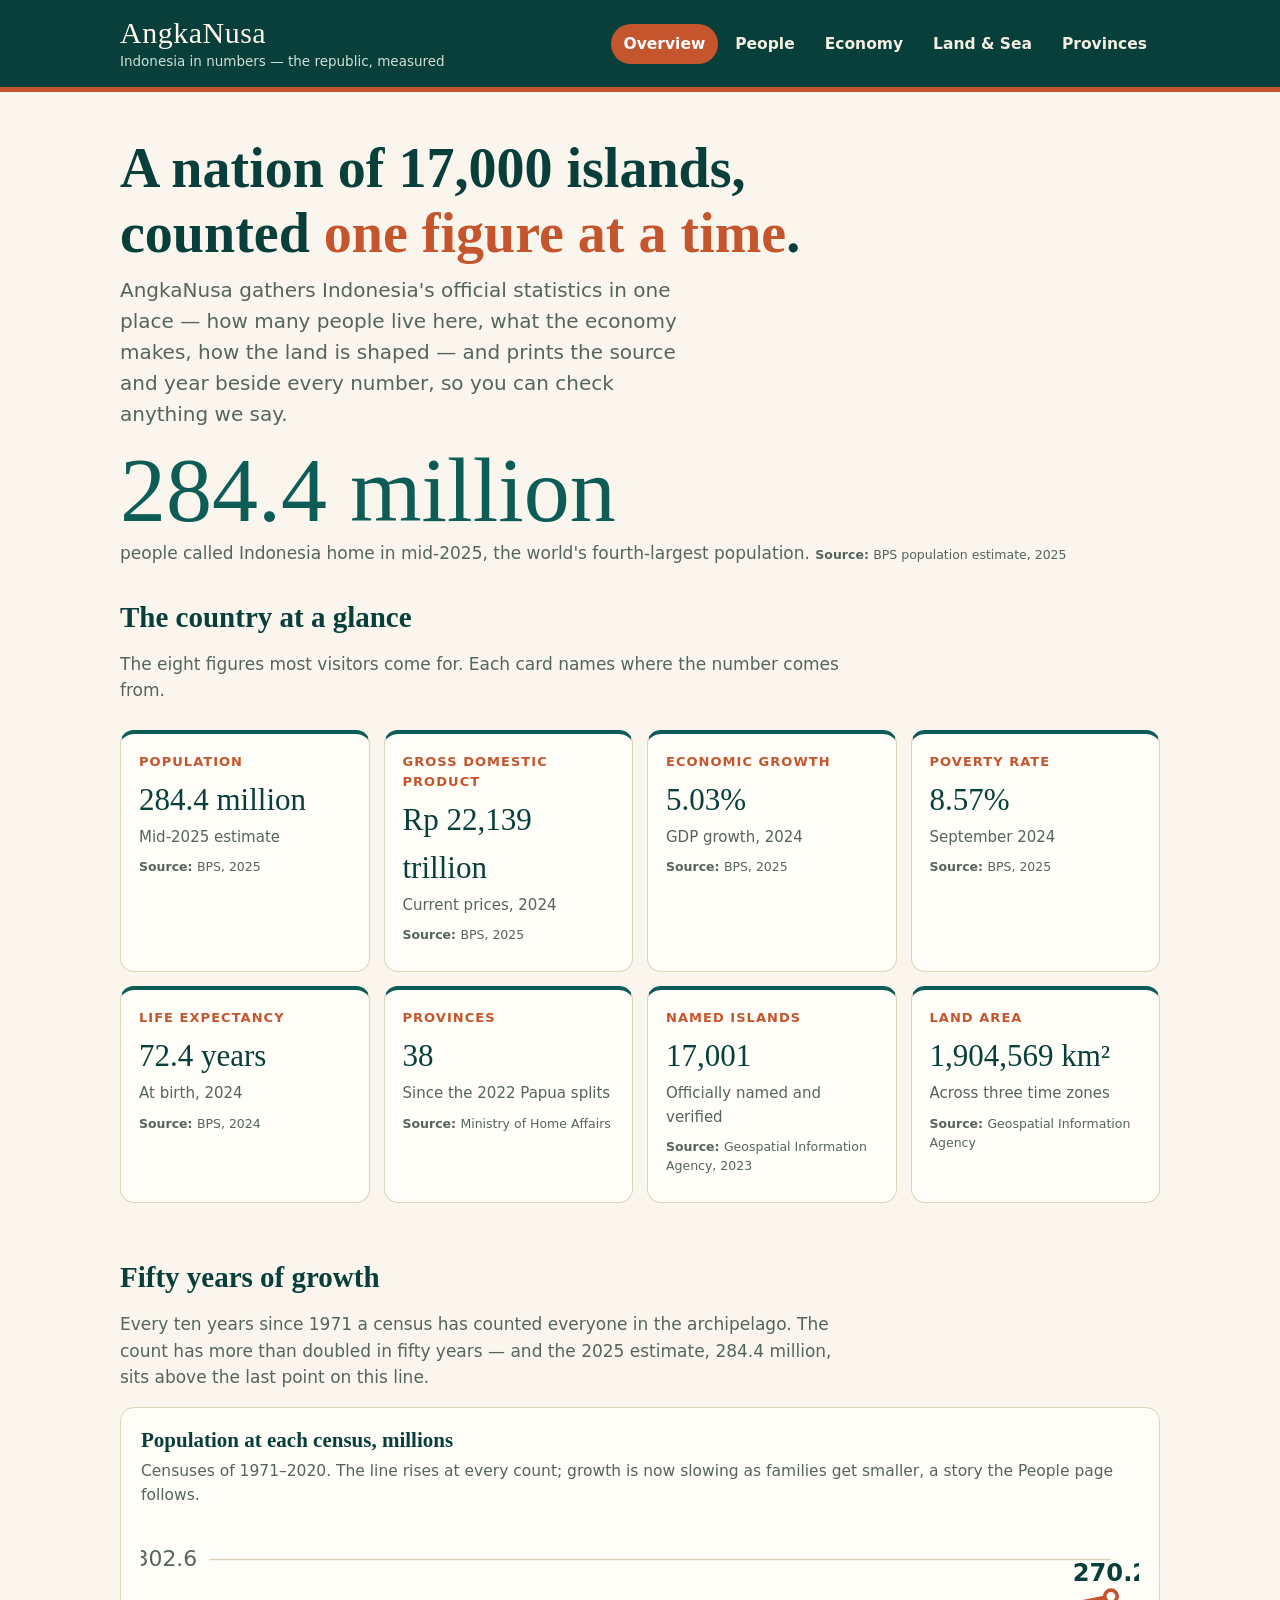
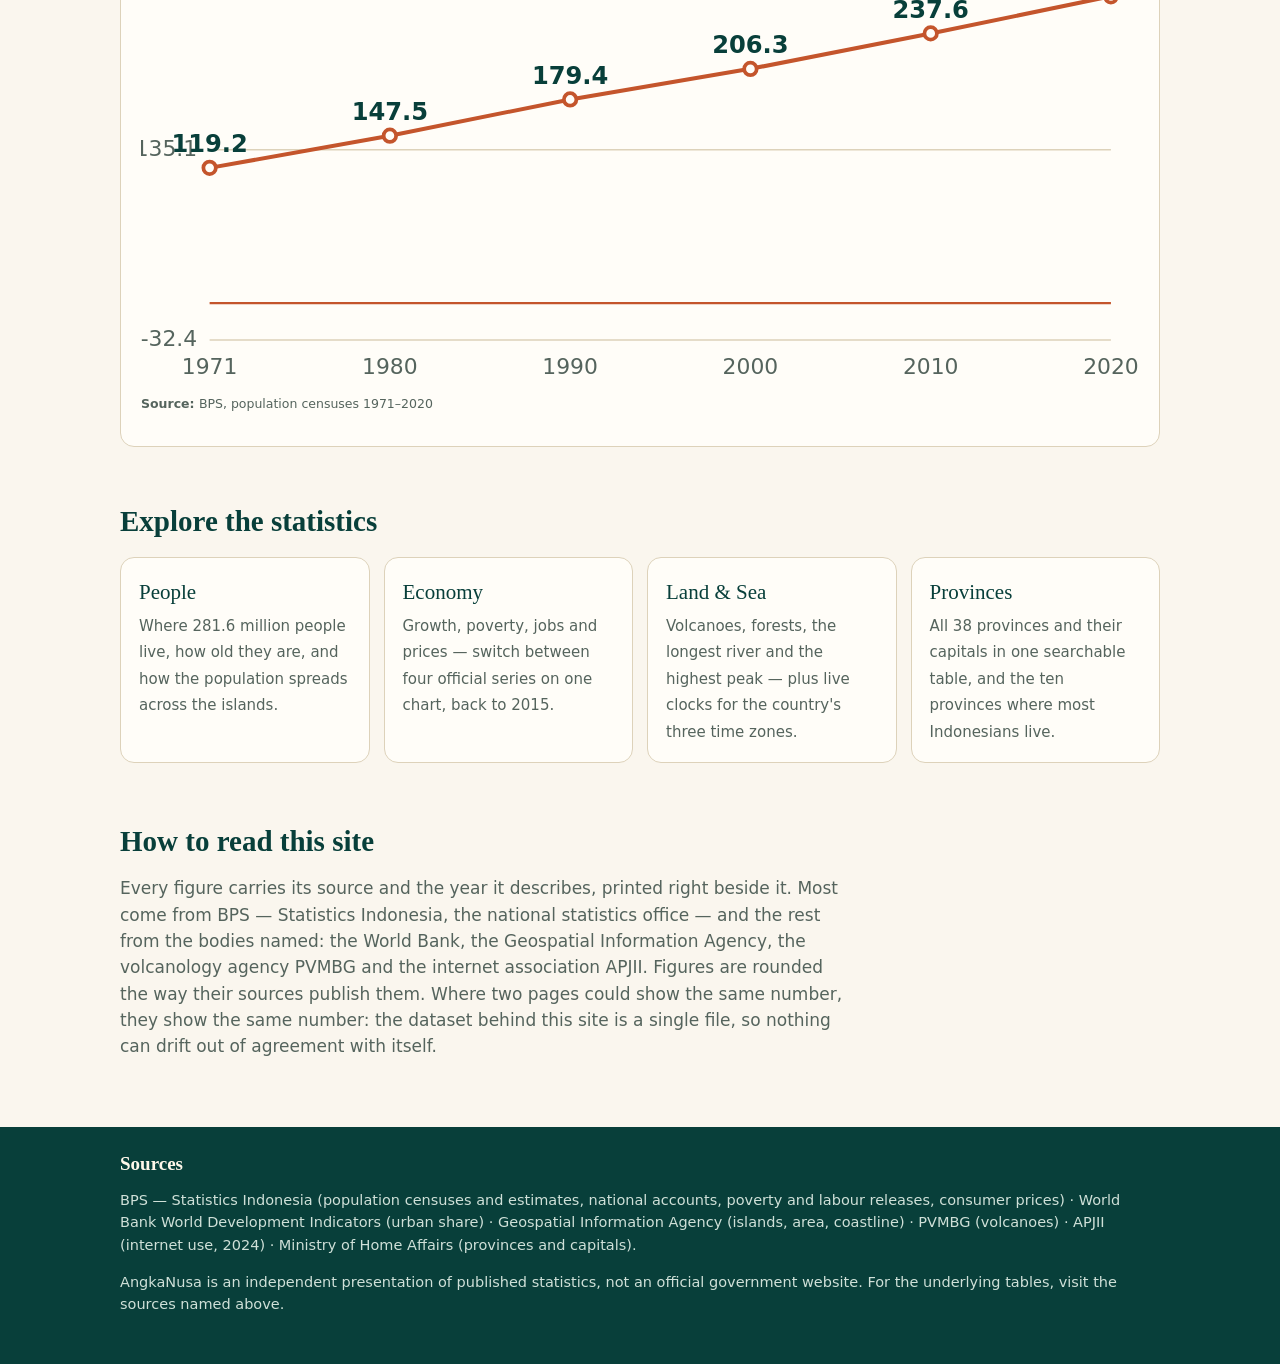
<file: app/index.html>
<!DOCTYPE html>
<html lang="en">
<head>
<meta charset="utf-8">
<meta name="viewport" content="width=device-width, initial-scale=1">
<title>AngkaNusa — Indonesia in Numbers</title>
<meta name="description" content="AngkaNusa presents Indonesia's national statistics: population, economy, land and provinces, every figure with its source and year.">
<link rel="stylesheet" href="style.css">
</head>
<body>
<header class="site-head">
  <div class="wrap">
    <a class="brand" href="index.html">
      <span class="brand-name">AngkaNusa</span>
      <span class="brand-tag">Indonesia in numbers — the republic, measured</span>
    </a>
    <nav class="main-nav" aria-label="Main">
      <a href="index.html" aria-current="page">Overview</a>
      <a href="people.html">People</a>
      <a href="economy.html">Economy</a>
      <a href="land.html">Land &amp; Sea</a>
      <a href="provinces.html">Provinces</a>
    </nav>
  </div>
</header>

<main class="wrap">
  <div class="hero">
    <h1>A nation of 17,000 islands,<br>counted <span class="accent">one figure at a time</span>.</h1>
    <p class="lede">AngkaNusa gathers Indonesia's official statistics in one place — how many people
    live here, what the economy makes, how the land is shaped — and prints the source and year
    beside every number, so you can check anything we say.</p>
    <p class="big-number">284.4 million</p>
    <p class="big-note">people called Indonesia home in mid-2025, the world's fourth-largest population.
    <span class="source">BPS population estimate, 2025</span></p>
  </div>

  <section class="block" aria-labelledby="headlines-h">
    <h2 id="headlines-h">The country at a glance</h2>
    <p>The eight figures most visitors come for. Each card names where the number comes from.</p>
    <div class="cards" id="headline-cards"></div>
  </section>

  <section class="block" aria-labelledby="growth-h">
    <h2 id="growth-h">Fifty years of growth</h2>
    <p>Every ten years since 1971 a census has counted everyone in the archipelago. The count has
    more than doubled in fifty years — and the 2025 estimate, 284.4 million, sits above the last
    point on this line.</p>
    <div class="panel">
      <h3>Population at each census, millions</h3>
      <p class="panel-note">Censuses of 1971–2020. The line rises at every count; growth is now
      slowing as families get smaller, a story the People page follows.</p>
      <div id="census-chart"></div>
      <p class="source">BPS, population censuses 1971–2020</p>
    </div>
  </section>

  <section class="block" aria-labelledby="explore-h">
    <h2 id="explore-h">Explore the statistics</h2>
    <div class="explore">
      <a href="people.html">
        <span class="explore-title">People</span>
        <span class="explore-text">Where 281.6 million people live, how old they are, and how the
        population spreads across the islands.</span>
      </a>
      <a href="economy.html">
        <span class="explore-title">Economy</span>
        <span class="explore-text">Growth, poverty, jobs and prices — switch between four official
        series on one chart, back to 2015.</span>
      </a>
      <a href="land.html">
        <span class="explore-title">Land &amp; Sea</span>
        <span class="explore-text">Volcanoes, forests, the longest river and the highest peak — plus
        live clocks for the country's three time zones.</span>
      </a>
      <a href="provinces.html">
        <span class="explore-title">Provinces</span>
        <span class="explore-text">All 38 provinces and their capitals in one searchable table, and
        the ten provinces where most Indonesians live.</span>
      </a>
    </div>
  </section>

  <section class="block" aria-labelledby="about-h">
    <h2 id="about-h">How to read this site</h2>
    <p>Every figure carries its source and the year it describes, printed right beside it. Most come
    from BPS — Statistics Indonesia, the national statistics office — and the rest from the bodies
    named: the World Bank, the Geospatial Information Agency, the volcanology agency PVMBG and the
    internet association APJII. Figures are rounded the way their sources publish them. Where two
    pages could show the same number, they show the same number: the dataset behind this site is a
    single file, so nothing can drift out of agreement with itself.</p>
  </section>
</main>

<footer class="site-foot">
  <div class="wrap">
    <h2>Sources</h2>
    <p>BPS — Statistics Indonesia (population censuses and estimates, national accounts, poverty and
    labour releases, consumer prices) · World Bank World Development Indicators (urban share) ·
    Geospatial Information Agency (islands, area, coastline) · PVMBG (volcanoes) · APJII (internet
    use, 2024) · Ministry of Home Affairs (provinces and capitals).</p>
    <p>AngkaNusa is an independent presentation of published statistics, not an official government
    website. For the underlying tables, visit the sources named above.</p>
  </div>
</footer>

<script type="module" src="home.js"></script>
</body>
</html>
</file>
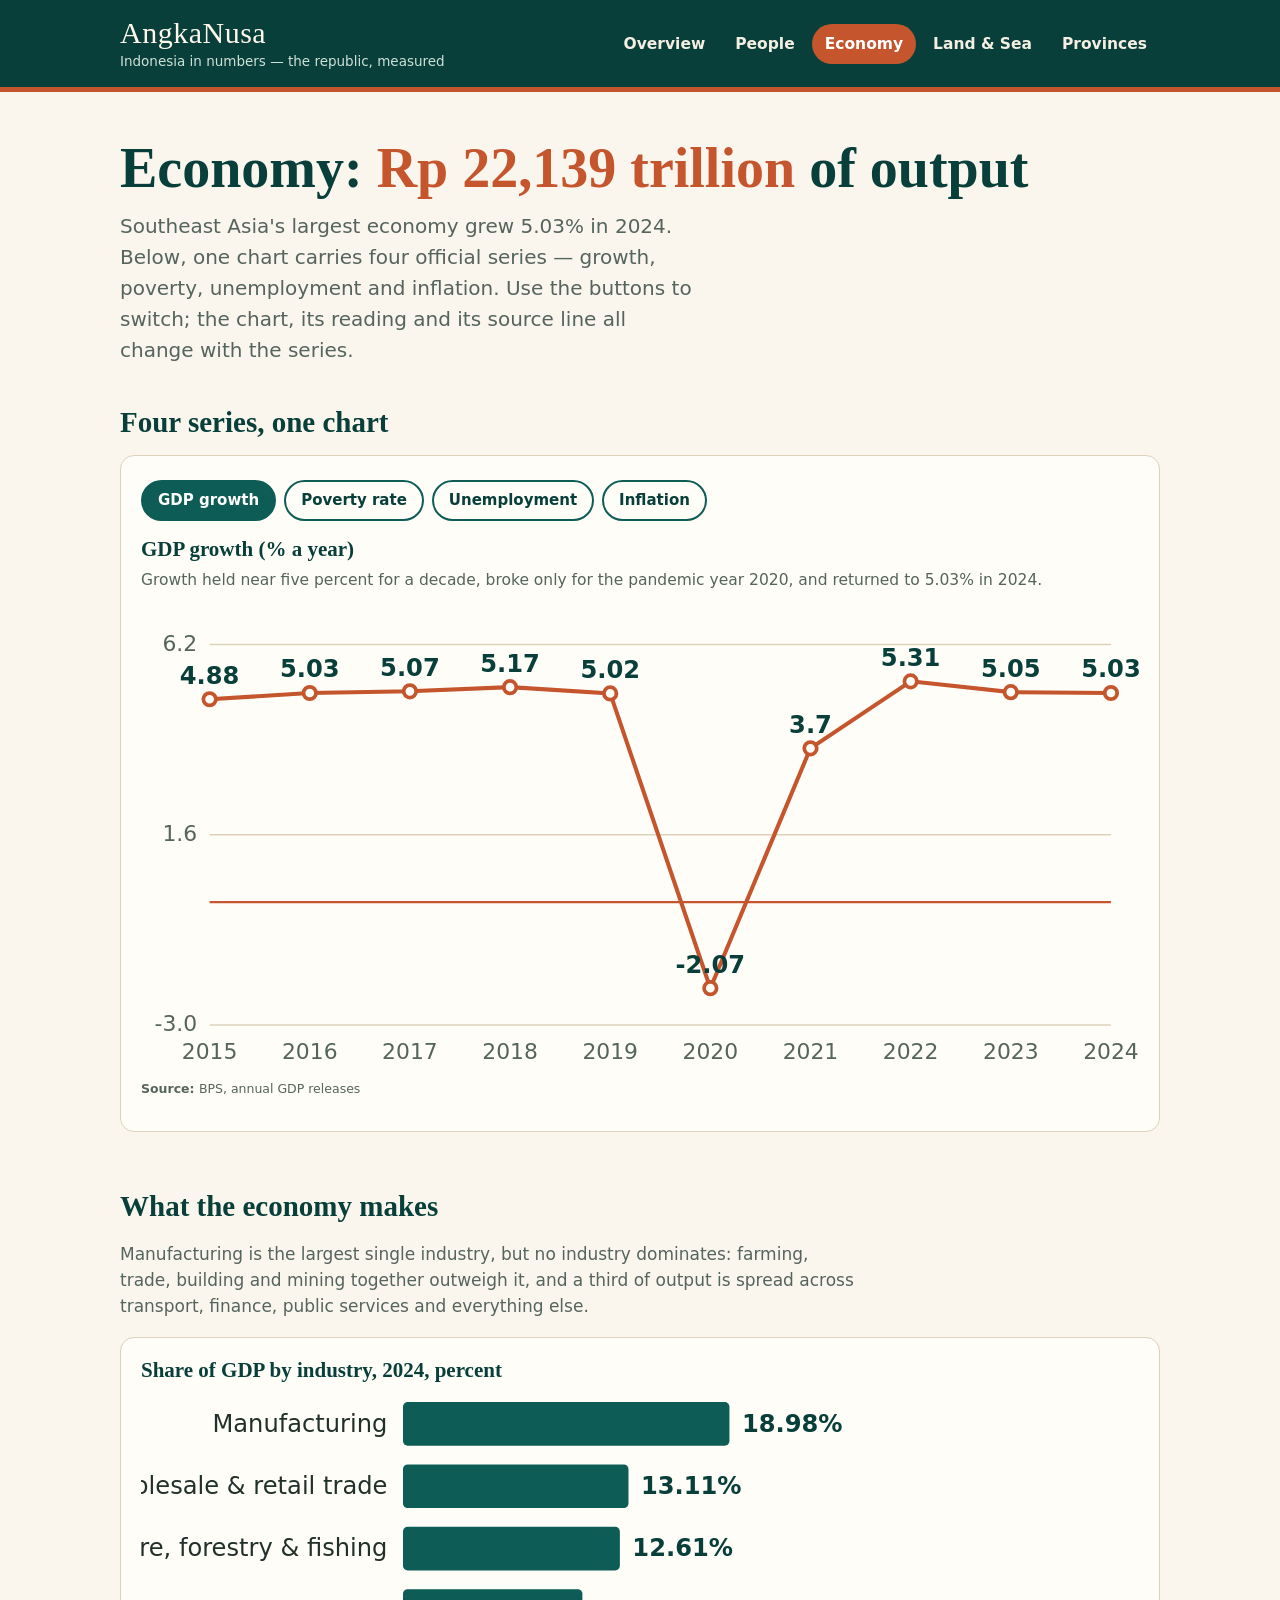
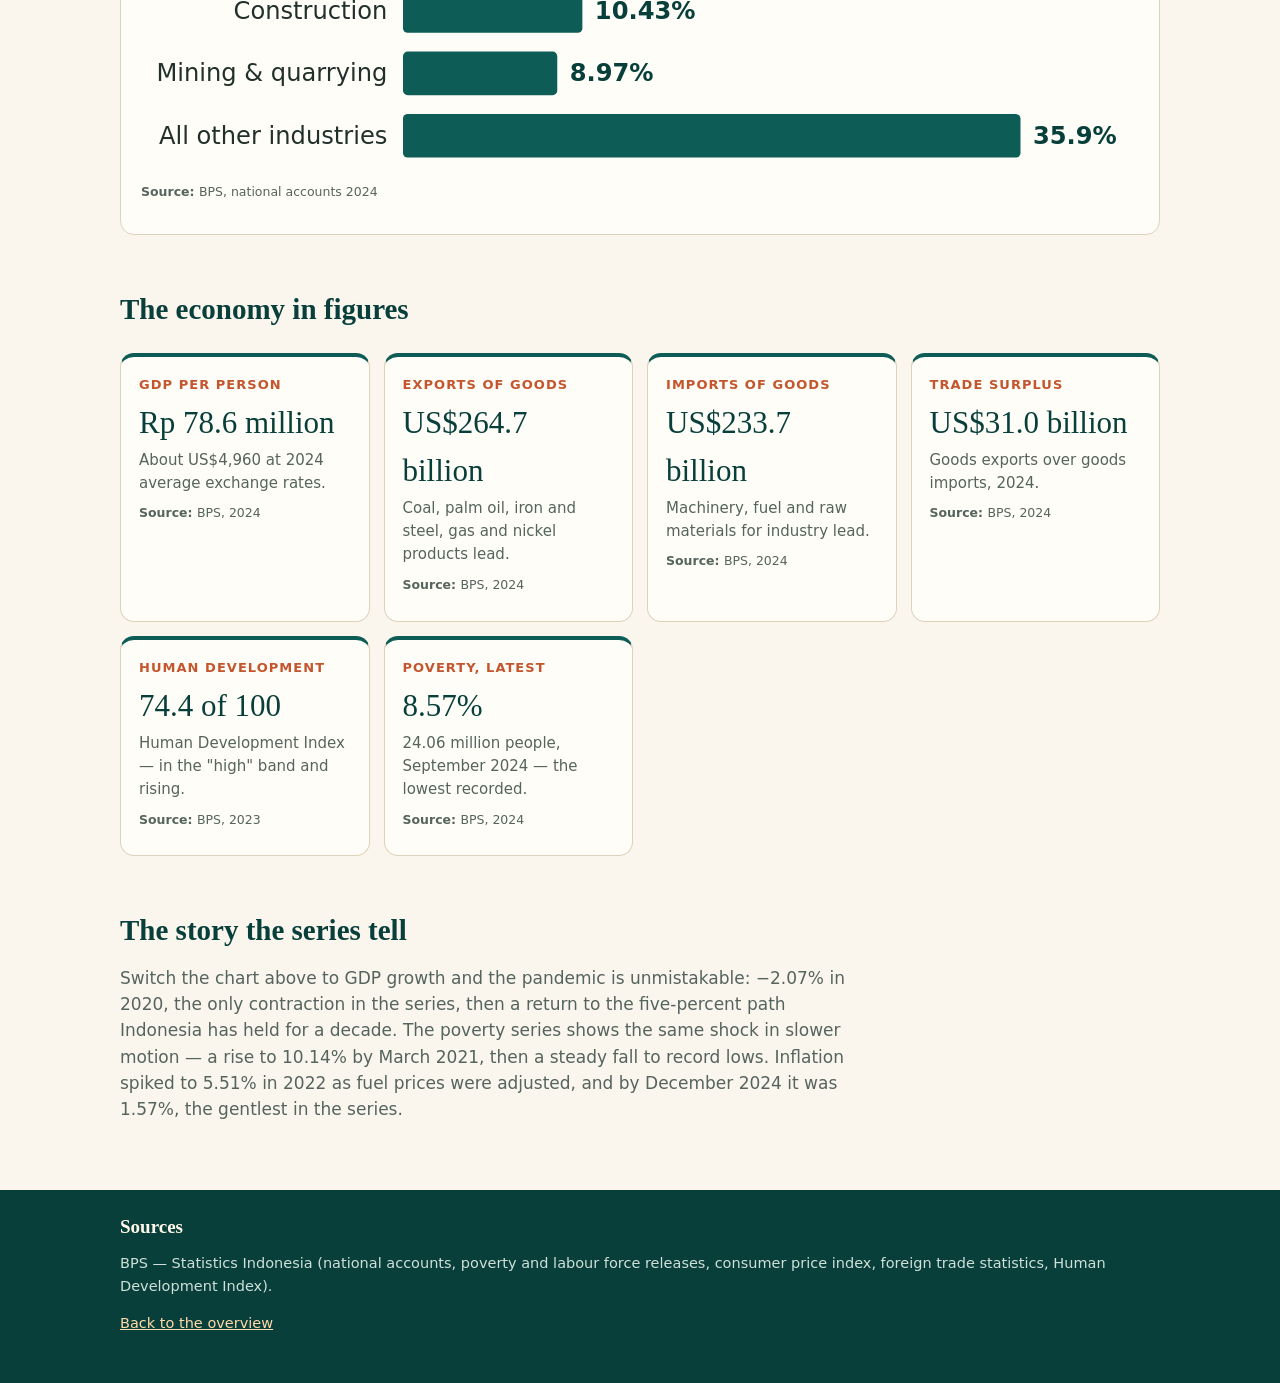
<file: app/economy.html>
<!DOCTYPE html>
<html lang="en">
<head>
<meta charset="utf-8">
<meta name="viewport" content="width=device-width, initial-scale=1">
<title>Economy — AngkaNusa</title>
<meta name="description" content="Indonesia's economy in official figures: GDP growth, poverty, unemployment and inflation series, what the country makes, and what it trades.">
<link rel="stylesheet" href="style.css">
</head>
<body>
<header class="site-head">
  <div class="wrap">
    <a class="brand" href="index.html">
      <span class="brand-name">AngkaNusa</span>
      <span class="brand-tag">Indonesia in numbers — the republic, measured</span>
    </a>
    <nav class="main-nav" aria-label="Main">
      <a href="index.html">Overview</a>
      <a href="people.html">People</a>
      <a href="economy.html" aria-current="page">Economy</a>
      <a href="land.html">Land &amp; Sea</a>
      <a href="provinces.html">Provinces</a>
    </nav>
  </div>
</header>

<main class="wrap">
  <div class="hero">
    <h1>Economy: <span class="accent">Rp 22,139 trillion</span> of output</h1>
    <p class="lede">Southeast Asia's largest economy grew 5.03% in 2024. Below, one chart carries
    four official series — growth, poverty, unemployment and inflation. Use the buttons to switch;
    the chart, its reading and its source line all change with the series.</p>
  </div>

  <section class="block" aria-labelledby="series-h">
    <h2 id="series-h">Four series, one chart</h2>
    <div class="panel">
      <div class="controls" role="group" aria-label="Choose a series">
        <button type="button" data-series="growth" aria-pressed="true">GDP growth</button>
        <button type="button" data-series="poverty" aria-pressed="false">Poverty rate</button>
        <button type="button" data-series="unemployment" aria-pressed="false">Unemployment</button>
        <button type="button" data-series="inflation" aria-pressed="false">Inflation</button>
      </div>
      <h3 id="series-title">GDP growth</h3>
      <p class="panel-note" id="series-reading"></p>
      <div id="series-chart"></div>
      <p class="source" id="series-source"></p>
    </div>
  </section>

  <section class="block" aria-labelledby="makes-h">
    <h2 id="makes-h">What the economy makes</h2>
    <p>Manufacturing is the largest single industry, but no industry dominates: farming, trade,
    building and mining together outweigh it, and a third of output is spread across transport,
    finance, public services and everything else.</p>
    <div class="panel">
      <h3>Share of GDP by industry, 2024, percent</h3>
      <div id="sector-chart"></div>
      <p class="source">BPS, national accounts 2024</p>
    </div>
  </section>

  <section class="block" aria-labelledby="trade-h">
    <h2 id="trade-h">The economy in figures</h2>
    <div class="cards">
      <article class="card">
        <div class="card-label">GDP per person</div>
        <div class="card-value">Rp 78.6 million</div>
        <p class="card-note">About US$4,960 at 2024 average exchange rates.</p>
        <p class="source">BPS, 2024</p>
      </article>
      <article class="card">
        <div class="card-label">Exports of goods</div>
        <div class="card-value">US$264.7 billion</div>
        <p class="card-note">Coal, palm oil, iron and steel, gas and nickel products lead.</p>
        <p class="source">BPS, 2024</p>
      </article>
      <article class="card">
        <div class="card-label">Imports of goods</div>
        <div class="card-value">US$233.7 billion</div>
        <p class="card-note">Machinery, fuel and raw materials for industry lead.</p>
        <p class="source">BPS, 2024</p>
      </article>
      <article class="card">
        <div class="card-label">Trade surplus</div>
        <div class="card-value">US$31.0 billion</div>
        <p class="card-note">Goods exports over goods imports, 2024.</p>
        <p class="source">BPS, 2024</p>
      </article>
      <article class="card">
        <div class="card-label">Human development</div>
        <div class="card-value">74.4 of 100</div>
        <p class="card-note">Human Development Index — in the "high" band and rising.</p>
        <p class="source">BPS, 2023</p>
      </article>
      <article class="card">
        <div class="card-label">Poverty, latest</div>
        <div class="card-value">8.57%</div>
        <p class="card-note">24.06 million people, September 2024 — the lowest recorded.</p>
        <p class="source">BPS, 2024</p>
      </article>
    </div>
  </section>

  <section class="block" aria-labelledby="story-h">
    <h2 id="story-h">The story the series tell</h2>
    <p>Switch the chart above to GDP growth and the pandemic is unmistakable: −2.07% in 2020, the
    only contraction in the series, then a return to the five-percent path Indonesia has held for a
    decade. The poverty series shows the same shock in slower motion — a rise to 10.14% by March
    2021, then a steady fall to record lows. Inflation spiked to 5.51% in 2022 as fuel prices were
    adjusted, and by December 2024 it was 1.57%, the gentlest in the series.</p>
  </section>
</main>

<footer class="site-foot">
  <div class="wrap">
    <h2>Sources</h2>
    <p>BPS — Statistics Indonesia (national accounts, poverty and labour force releases, consumer
    price index, foreign trade statistics, Human Development Index).</p>
    <p><a href="index.html">Back to the overview</a></p>
  </div>
</footer>

<script type="module" src="economy.js"></script>
</body>
</html>
</file>
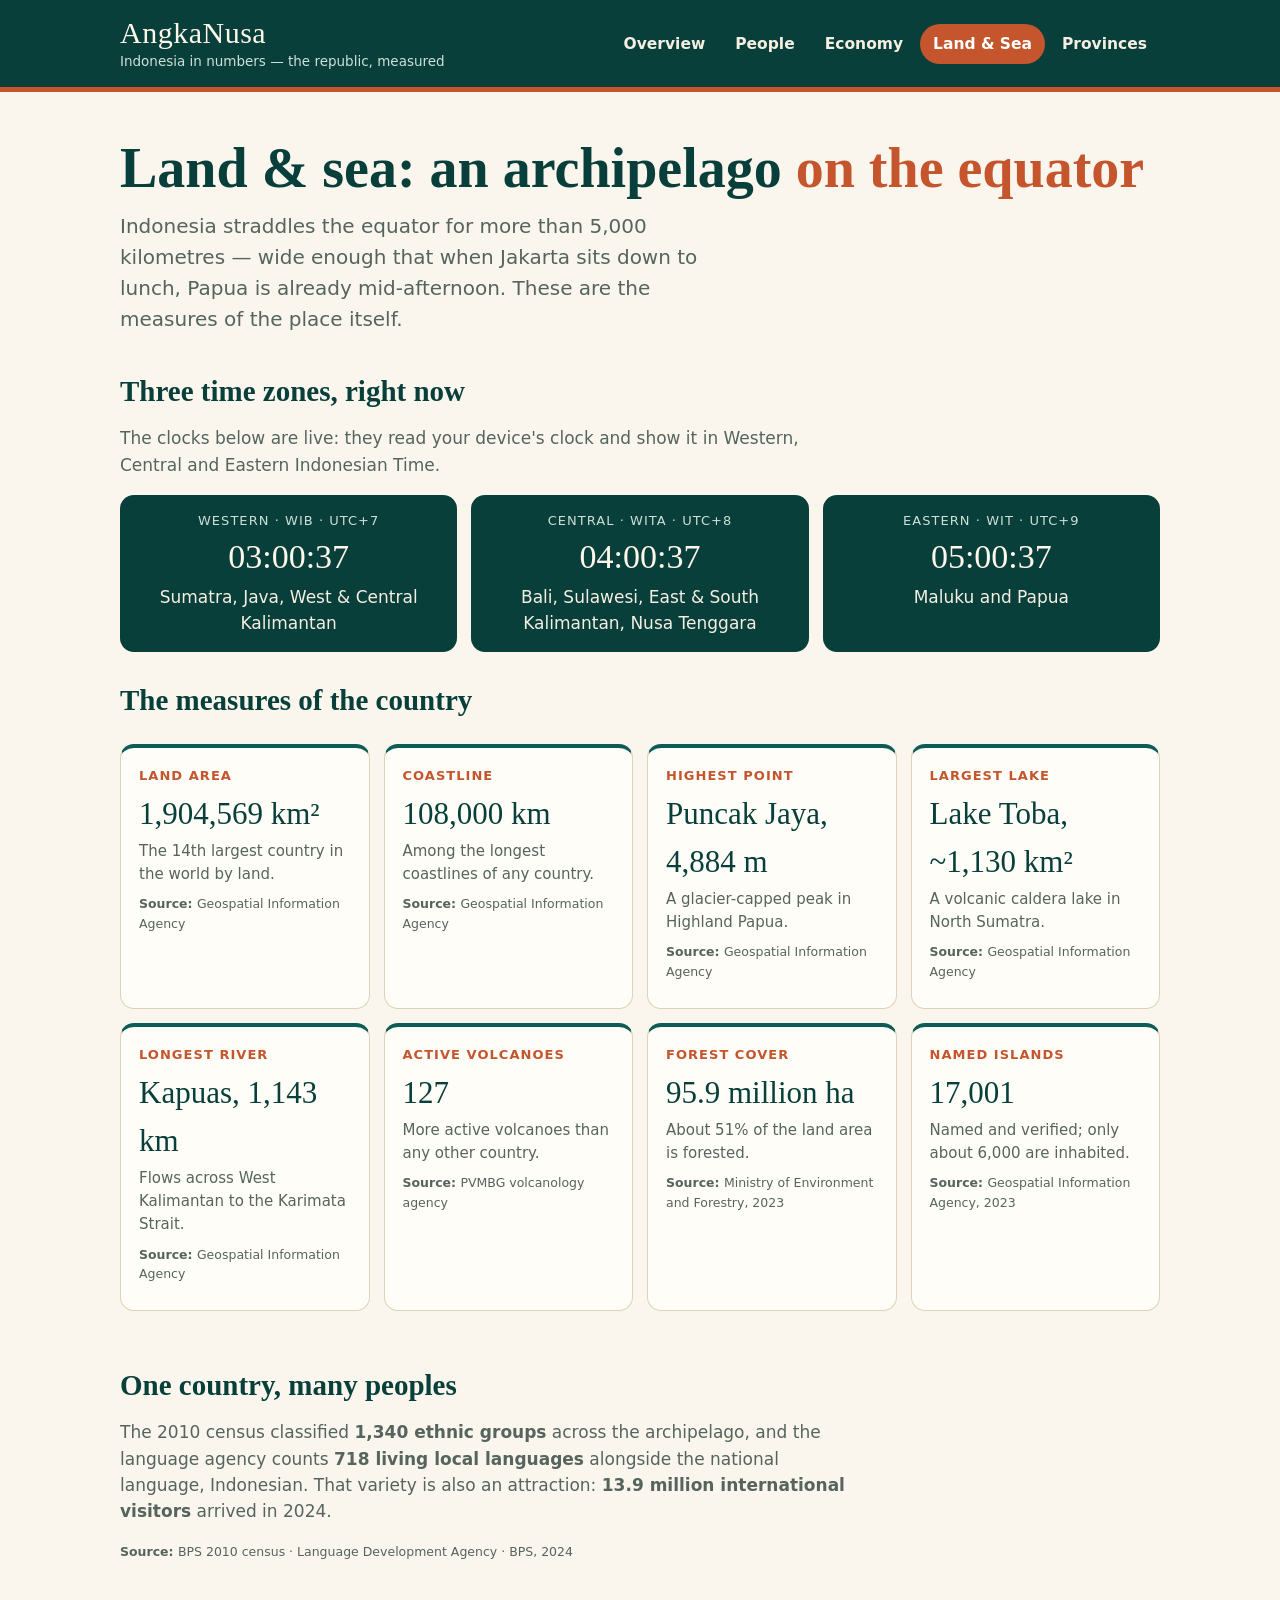
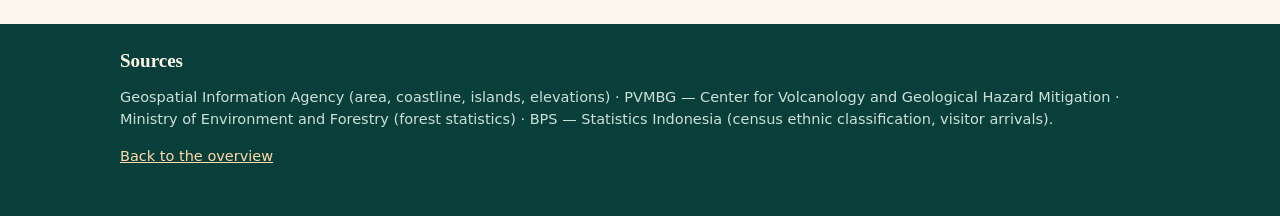
<file: app/land.html>
<!DOCTYPE html>
<html lang="en">
<head>
<meta charset="utf-8">
<meta name="viewport" content="width=device-width, initial-scale=1">
<title>Land &amp; Sea — AngkaNusa</title>
<meta name="description" content="Indonesia's land and sea in figures: area, coastline, volcanoes, forests, rivers and peaks, plus live clocks for its three time zones.">
<link rel="stylesheet" href="style.css">
</head>
<body>
<header class="site-head">
  <div class="wrap">
    <a class="brand" href="index.html">
      <span class="brand-name">AngkaNusa</span>
      <span class="brand-tag">Indonesia in numbers — the republic, measured</span>
    </a>
    <nav class="main-nav" aria-label="Main">
      <a href="index.html">Overview</a>
      <a href="people.html">People</a>
      <a href="economy.html">Economy</a>
      <a href="land.html" aria-current="page">Land &amp; Sea</a>
      <a href="provinces.html">Provinces</a>
    </nav>
  </div>
</header>

<main class="wrap">
  <div class="hero">
    <h1>Land &amp; sea: an archipelago <span class="accent">on the equator</span></h1>
    <p class="lede">Indonesia straddles the equator for more than 5,000 kilometres — wide enough
    that when Jakarta sits down to lunch, Papua is already mid-afternoon. These are the measures
    of the place itself.</p>
  </div>

  <section class="block" aria-labelledby="zones-h">
    <h2 id="zones-h">Three time zones, right now</h2>
    <p>The clocks below are live: they read your device's clock and show it in Western, Central
    and Eastern Indonesian Time.</p>
    <div class="clocks">
      <div class="clock">
        <div class="clock-zone">Western · WIB · UTC+7</div>
        <div class="clock-time" id="clock-wib">--:--:--</div>
        <div>Sumatra, Java, West &amp; Central Kalimantan</div>
      </div>
      <div class="clock">
        <div class="clock-zone">Central · WITA · UTC+8</div>
        <div class="clock-time" id="clock-wita">--:--:--</div>
        <div>Bali, Sulawesi, East &amp; South Kalimantan, Nusa Tenggara</div>
      </div>
      <div class="clock">
        <div class="clock-zone">Eastern · WIT · UTC+9</div>
        <div class="clock-time" id="clock-wit">--:--:--</div>
        <div>Maluku and Papua</div>
      </div>
    </div>
  </section>

  <section class="block" aria-labelledby="measures-h">
    <h2 id="measures-h">The measures of the country</h2>
    <div class="cards">
      <article class="card">
        <div class="card-label">Land area</div>
        <div class="card-value">1,904,569 km²</div>
        <p class="card-note">The 14th largest country in the world by land.</p>
        <p class="source">Geospatial Information Agency</p>
      </article>
      <article class="card">
        <div class="card-label">Coastline</div>
        <div class="card-value">108,000 km</div>
        <p class="card-note">Among the longest coastlines of any country.</p>
        <p class="source">Geospatial Information Agency</p>
      </article>
      <article class="card">
        <div class="card-label">Highest point</div>
        <div class="card-value">Puncak Jaya, 4,884 m</div>
        <p class="card-note">A glacier-capped peak in Highland Papua.</p>
        <p class="source">Geospatial Information Agency</p>
      </article>
      <article class="card">
        <div class="card-label">Largest lake</div>
        <div class="card-value">Lake Toba, ~1,130 km²</div>
        <p class="card-note">A volcanic caldera lake in North Sumatra.</p>
        <p class="source">Geospatial Information Agency</p>
      </article>
      <article class="card">
        <div class="card-label">Longest river</div>
        <div class="card-value">Kapuas, 1,143 km</div>
        <p class="card-note">Flows across West Kalimantan to the Karimata Strait.</p>
        <p class="source">Geospatial Information Agency</p>
      </article>
      <article class="card">
        <div class="card-label">Active volcanoes</div>
        <div class="card-value">127</div>
        <p class="card-note">More active volcanoes than any other country.</p>
        <p class="source">PVMBG volcanology agency</p>
      </article>
      <article class="card">
        <div class="card-label">Forest cover</div>
        <div class="card-value">95.9 million ha</div>
        <p class="card-note">About 51% of the land area is forested.</p>
        <p class="source">Ministry of Environment and Forestry, 2023</p>
      </article>
      <article class="card">
        <div class="card-label">Named islands</div>
        <div class="card-value">17,001</div>
        <p class="card-note">Named and verified; only about 6,000 are inhabited.</p>
        <p class="source">Geospatial Information Agency, 2023</p>
      </article>
    </div>
  </section>

  <section class="block" aria-labelledby="cultures-h">
    <h2 id="cultures-h">One country, many peoples</h2>
    <p>The 2010 census classified <strong>1,340 ethnic groups</strong> across the archipelago, and
    the language agency counts <strong>718 living local languages</strong> alongside the national
    language, Indonesian. That variety is also an attraction: <strong>13.9 million international
    visitors</strong> arrived in 2024.</p>
    <p class="source">BPS 2010 census · Language Development Agency · BPS, 2024</p>
  </section>
</main>

<footer class="site-foot">
  <div class="wrap">
    <h2>Sources</h2>
    <p>Geospatial Information Agency (area, coastline, islands, elevations) · PVMBG — Center for
    Volcanology and Geological Hazard Mitigation · Ministry of Environment and Forestry (forest
    statistics) · BPS — Statistics Indonesia (census ethnic classification, visitor arrivals).</p>
    <p><a href="index.html">Back to the overview</a></p>
  </div>
</footer>

<script type="module" src="land.js"></script>
</body>
</html>
</file>
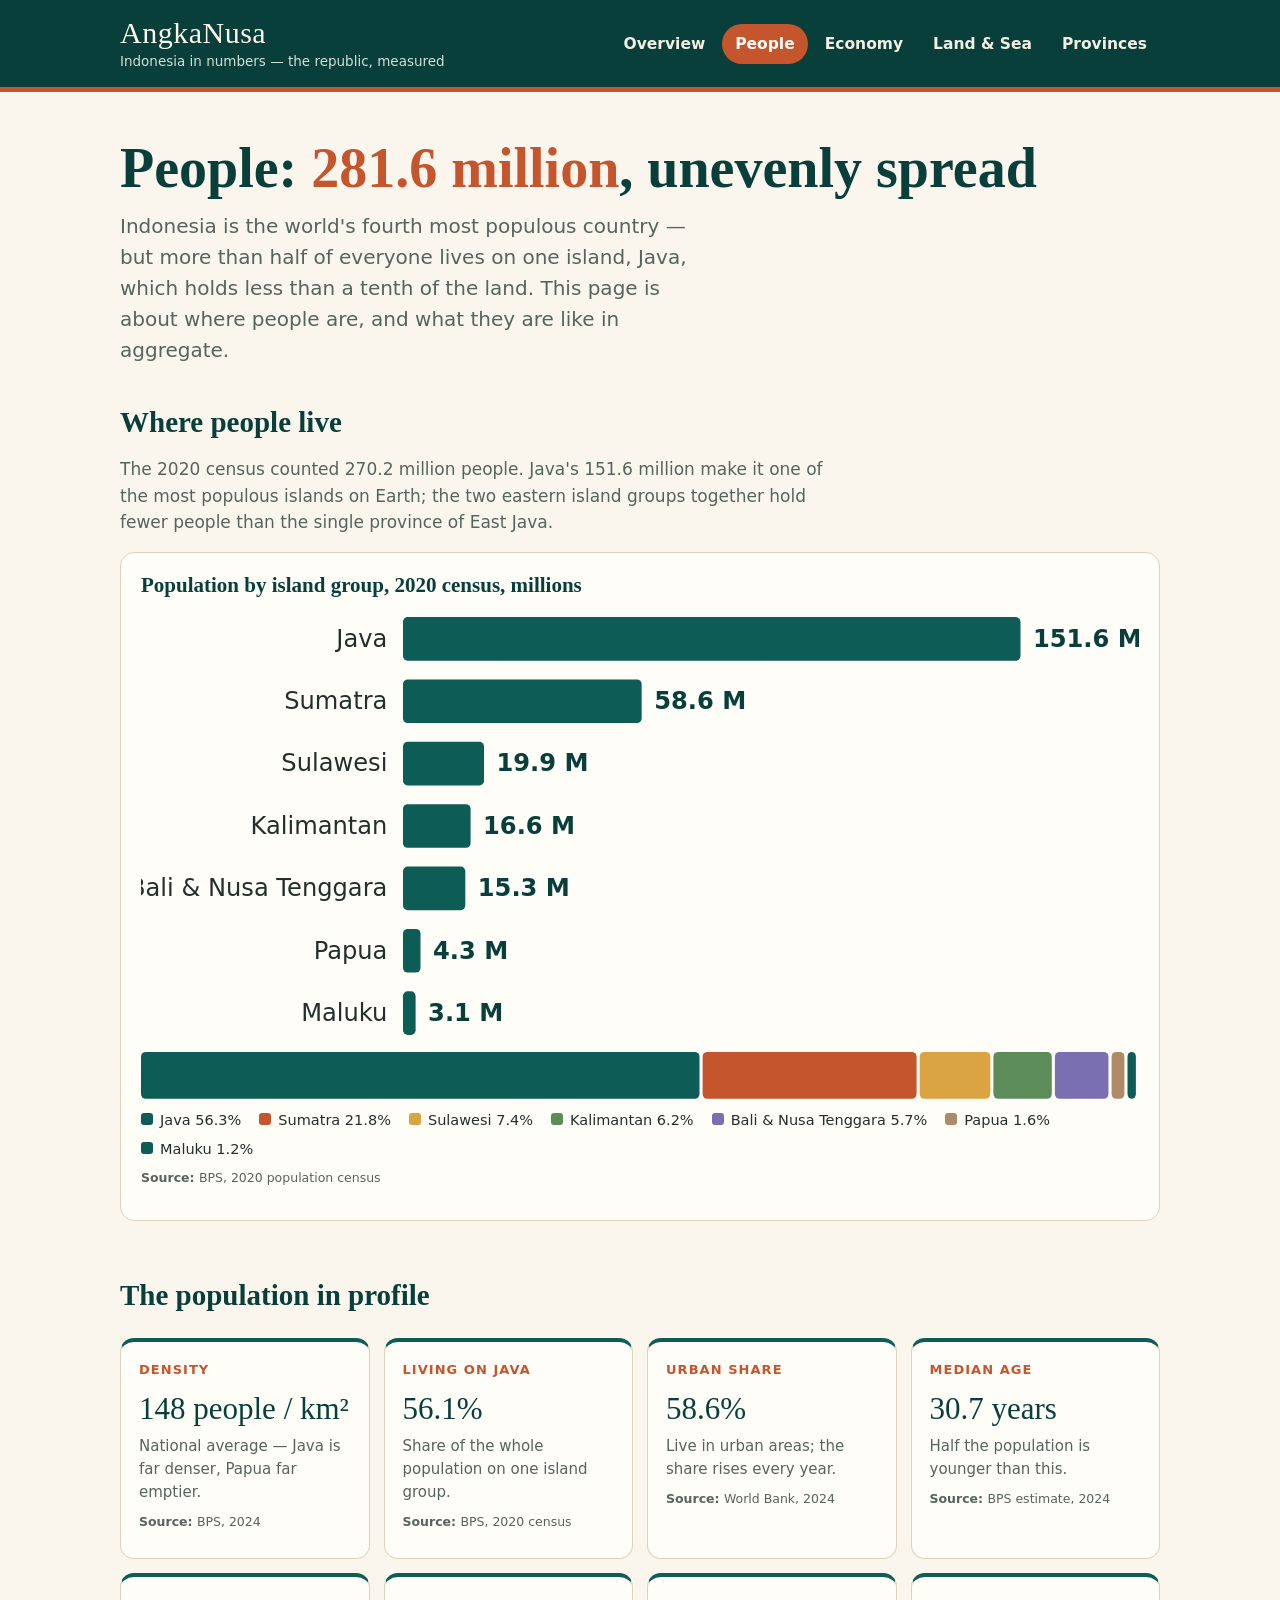
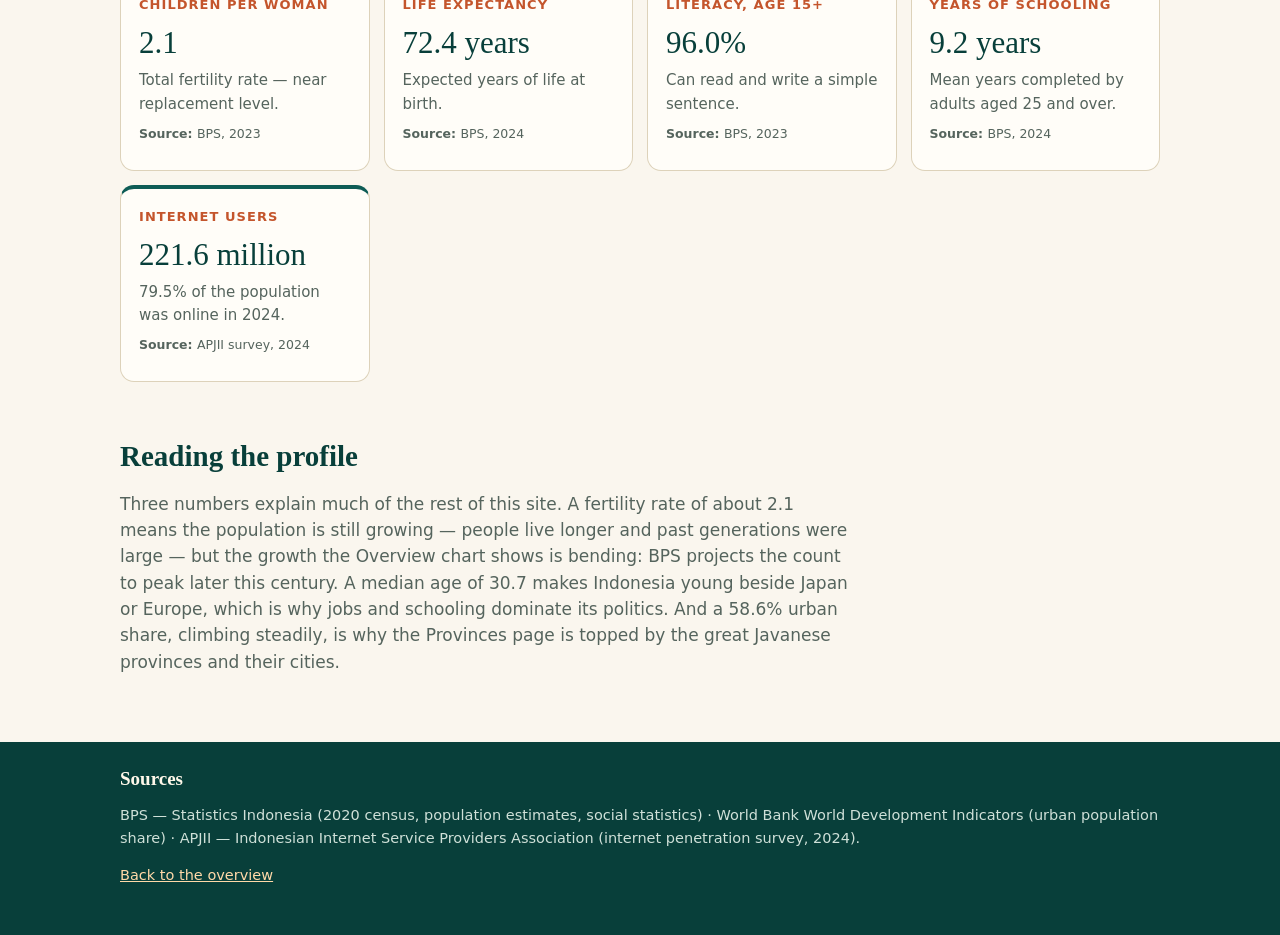
<file: app/people.html>
<!DOCTYPE html>
<html lang="en">
<head>
<meta charset="utf-8">
<meta name="viewport" content="width=device-width, initial-scale=1">
<title>People — AngkaNusa</title>
<meta name="description" content="Indonesia's population: how many people, where they live across the islands, how old they are, and how connected they are.">
<link rel="stylesheet" href="style.css">
</head>
<body>
<header class="site-head">
  <div class="wrap">
    <a class="brand" href="index.html">
      <span class="brand-name">AngkaNusa</span>
      <span class="brand-tag">Indonesia in numbers — the republic, measured</span>
    </a>
    <nav class="main-nav" aria-label="Main">
      <a href="index.html">Overview</a>
      <a href="people.html" aria-current="page">People</a>
      <a href="economy.html">Economy</a>
      <a href="land.html">Land &amp; Sea</a>
      <a href="provinces.html">Provinces</a>
    </nav>
  </div>
</header>

<main class="wrap">
  <div class="hero">
    <h1>People: <span class="accent">281.6 million</span>, unevenly spread</h1>
    <p class="lede">Indonesia is the world's fourth most populous country — but more than half of
    everyone lives on one island, Java, which holds less than a tenth of the land. This page is
    about where people are, and what they are like in aggregate.</p>
  </div>

  <section class="block" aria-labelledby="where-h">
    <h2 id="where-h">Where people live</h2>
    <p>The 2020 census counted 270.2 million people. Java's 151.6 million make it one of the most
    populous islands on Earth; the two eastern island groups together hold fewer people than the
    single province of East Java.</p>
    <div class="panel">
      <h3>Population by island group, 2020 census, millions</h3>
      <div id="island-chart"></div>
      <div id="island-share"></div>
      <div class="legend" id="island-legend" aria-label="Share bar legend"></div>
      <p class="source">BPS, 2020 population census</p>
    </div>
  </section>

  <section class="block" aria-labelledby="profile-h">
    <h2 id="profile-h">The population in profile</h2>
    <div class="cards">
      <article class="card">
        <div class="card-label">Density</div>
        <div class="card-value">148 people / km²</div>
        <p class="card-note">National average — Java is far denser, Papua far emptier.</p>
        <p class="source">BPS, 2024</p>
      </article>
      <article class="card">
        <div class="card-label">Living on Java</div>
        <div class="card-value">56.1%</div>
        <p class="card-note">Share of the whole population on one island group.</p>
        <p class="source">BPS, 2020 census</p>
      </article>
      <article class="card">
        <div class="card-label">Urban share</div>
        <div class="card-value">58.6%</div>
        <p class="card-note">Live in urban areas; the share rises every year.</p>
        <p class="source">World Bank, 2024</p>
      </article>
      <article class="card">
        <div class="card-label">Median age</div>
        <div class="card-value">30.7 years</div>
        <p class="card-note">Half the population is younger than this.</p>
        <p class="source">BPS estimate, 2024</p>
      </article>
      <article class="card">
        <div class="card-label">Children per woman</div>
        <div class="card-value">2.1</div>
        <p class="card-note">Total fertility rate — near replacement level.</p>
        <p class="source">BPS, 2023</p>
      </article>
      <article class="card">
        <div class="card-label">Life expectancy</div>
        <div class="card-value">72.4 years</div>
        <p class="card-note">Expected years of life at birth.</p>
        <p class="source">BPS, 2024</p>
      </article>
      <article class="card">
        <div class="card-label">Literacy, age 15+</div>
        <div class="card-value">96.0%</div>
        <p class="card-note">Can read and write a simple sentence.</p>
        <p class="source">BPS, 2023</p>
      </article>
      <article class="card">
        <div class="card-label">Years of schooling</div>
        <div class="card-value">9.2 years</div>
        <p class="card-note">Mean years completed by adults aged 25 and over.</p>
        <p class="source">BPS, 2024</p>
      </article>
      <article class="card">
        <div class="card-label">Internet users</div>
        <div class="card-value">221.6 million</div>
        <p class="card-note">79.5% of the population was online in 2024.</p>
        <p class="source">APJII survey, 2024</p>
      </article>
    </div>
  </section>

  <section class="block" aria-labelledby="reading-h">
    <h2 id="reading-h">Reading the profile</h2>
    <p>Three numbers explain much of the rest of this site. A fertility rate of about 2.1 means the
    population is still growing — people live longer and past generations were large — but the
    growth the Overview chart shows is bending: BPS projects the count to peak later this century.
    A median age of 30.7 makes Indonesia young beside Japan or Europe, which is why jobs and
    schooling dominate its politics. And a 58.6% urban share, climbing steadily, is why the
    Provinces page is topped by the great Javanese provinces and their cities.</p>
  </section>
</main>

<footer class="site-foot">
  <div class="wrap">
    <h2>Sources</h2>
    <p>BPS — Statistics Indonesia (2020 census, population estimates, social statistics) · World Bank
    World Development Indicators (urban population share) · APJII — Indonesian Internet Service
    Providers Association (internet penetration survey, 2024).</p>
    <p><a href="index.html">Back to the overview</a></p>
  </div>
</footer>

<script type="module" src="people.js"></script>
</body>
</html>
</file>
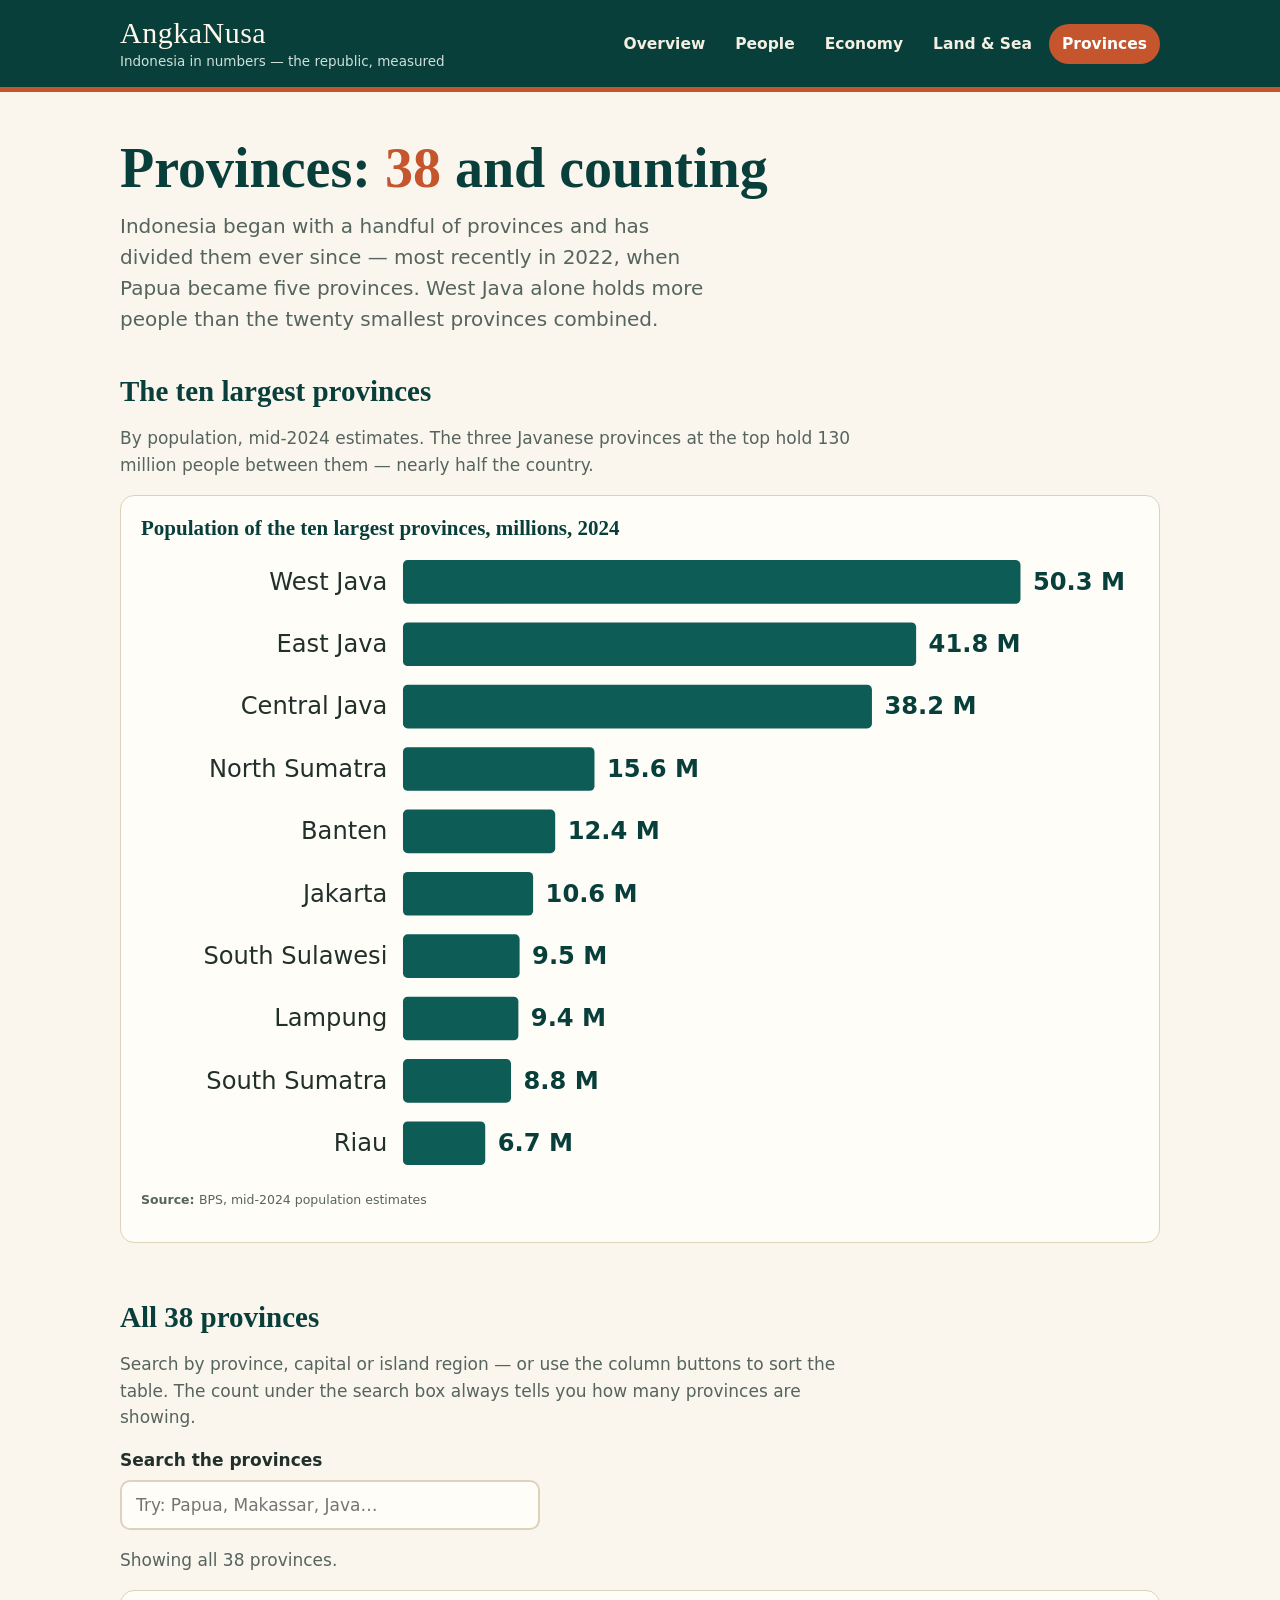
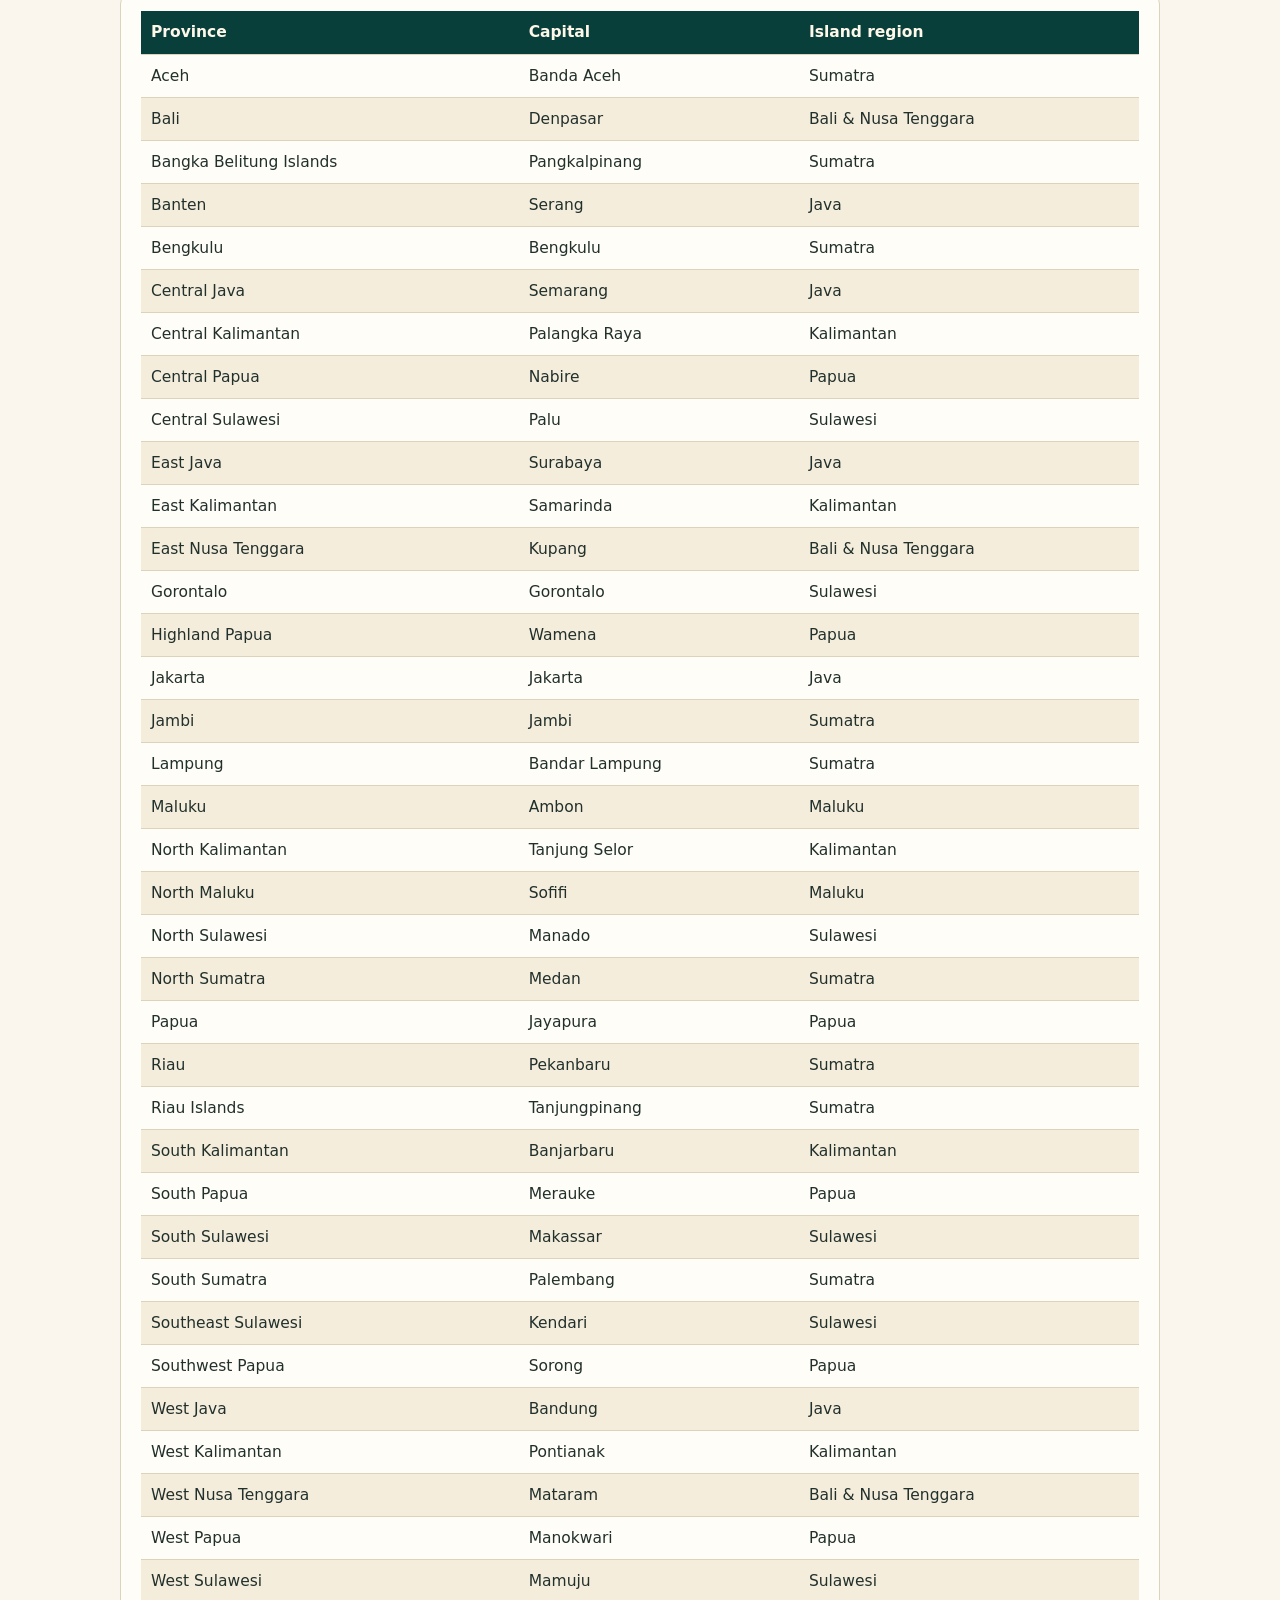
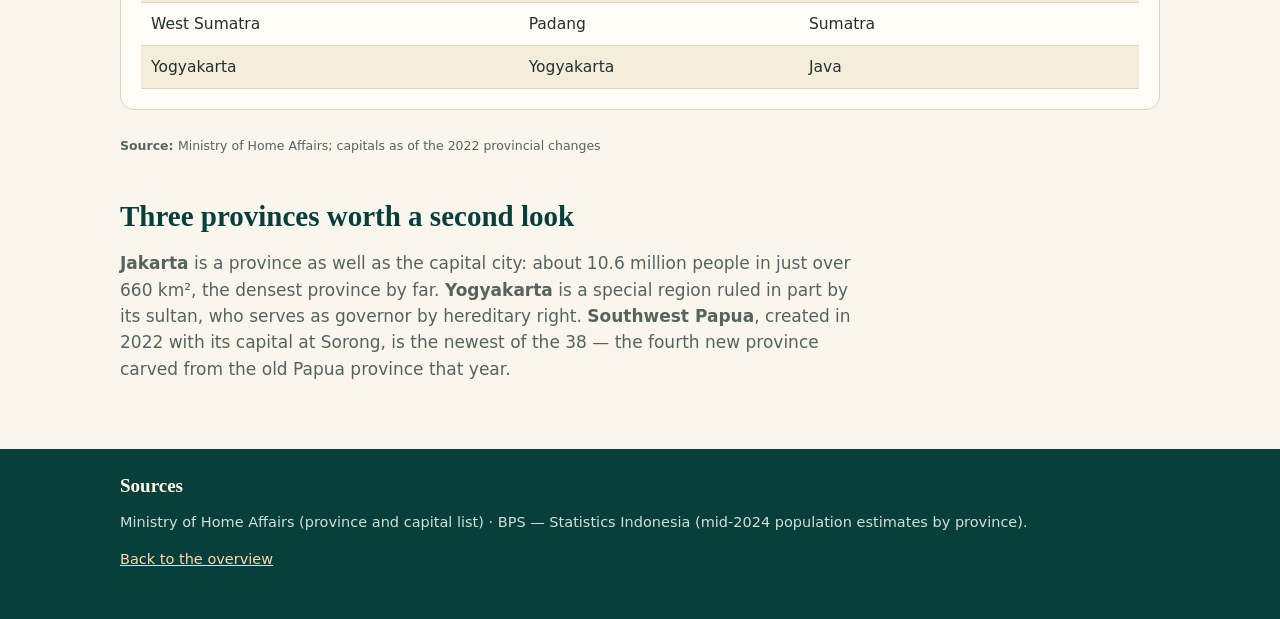
<file: app/provinces.html>
<!DOCTYPE html>
<html lang="en">
<head>
<meta charset="utf-8">
<meta name="viewport" content="width=device-width, initial-scale=1">
<title>Provinces — AngkaNusa</title>
<meta name="description" content="All 38 Indonesian provinces and their capitals in a searchable, sortable table, plus the ten most populous provinces.">
<link rel="stylesheet" href="style.css">
</head>
<body>
<header class="site-head">
  <div class="wrap">
    <a class="brand" href="index.html">
      <span class="brand-name">AngkaNusa</span>
      <span class="brand-tag">Indonesia in numbers — the republic, measured</span>
    </a>
    <nav class="main-nav" aria-label="Main">
      <a href="index.html">Overview</a>
      <a href="people.html">People</a>
      <a href="economy.html">Economy</a>
      <a href="land.html">Land &amp; Sea</a>
      <a href="provinces.html" aria-current="page">Provinces</a>
    </nav>
  </div>
</header>

<main class="wrap">
  <div class="hero">
    <h1>Provinces: <span class="accent">38</span> and counting</h1>
    <p class="lede">Indonesia began with a handful of provinces and has divided them ever since —
    most recently in 2022, when Papua became five provinces. West Java alone holds more people
    than the twenty smallest provinces combined.</p>
  </div>

  <section class="block" aria-labelledby="largest-h">
    <h2 id="largest-h">The ten largest provinces</h2>
    <p>By population, mid-2024 estimates. The three Javanese provinces at the top hold 130 million
    people between them — nearly half the country.</p>
    <div class="panel">
      <h3>Population of the ten largest provinces, millions, 2024</h3>
      <div id="largest-chart"></div>
      <p class="source">BPS, mid-2024 population estimates</p>
    </div>
  </section>

  <section class="block" aria-labelledby="all-h">
    <h2 id="all-h">All 38 provinces</h2>
    <p>Search by province, capital or island region — or use the column buttons to sort the table.
    The count under the search box always tells you how many provinces are showing.</p>
    <label class="field" for="province-search">Search the provinces</label>
    <input type="search" id="province-search" placeholder="Try: Papua, Makassar, Java…" autocomplete="off">
    <p id="province-count" role="status"></p>
    <div class="panel table-scroll">
      <table class="data-table">
        <thead>
          <tr>
            <th scope="col"><button type="button" data-sort="name">Province</button></th>
            <th scope="col"><button type="button" data-sort="capital">Capital</button></th>
            <th scope="col"><button type="button" data-sort="region">Island region</button></th>
          </tr>
        </thead>
        <tbody id="province-rows"></tbody>
      </table>
    </div>
    <p class="source">Ministry of Home Affairs; capitals as of the 2022 provincial changes</p>
  </section>

  <section class="block" aria-labelledby="notes-h">
    <h2 id="notes-h">Three provinces worth a second look</h2>
    <p><strong>Jakarta</strong> is a province as well as the capital city: about 10.6 million
    people in just over 660 km², the densest province by far. <strong>Yogyakarta</strong> is a
    special region ruled in part by its sultan, who serves as governor by hereditary right.
    <strong>Southwest Papua</strong>, created in 2022 with its capital at Sorong, is the newest of
    the 38 — the fourth new province carved from the old Papua province that year.</p>
  </section>
</main>

<footer class="site-foot">
  <div class="wrap">
    <h2>Sources</h2>
    <p>Ministry of Home Affairs (province and capital list) · BPS — Statistics Indonesia (mid-2024
    population estimates by province).</p>
    <p><a href="index.html">Back to the overview</a></p>
  </div>
</footer>

<script type="module" src="provinces.js"></script>
</body>
</html>
</file>
<file: app/style.css>
/* AngkaNusa — site stylesheet.
   Identity: warm paper, deep sea-teal and terracotta, serif display type
   over a system sans. No webfonts and no images: every rule lives here. */

:root {
  --paper: #faf6ee;
  --card: #fffdf8;
  --ink: #22302c;
  --ink-soft: #55645d;
  --teal: #0d5c55;
  --teal-dark: #083f3a;
  --terra: #c4552c;
  --sand: #e9dfca;
  --line: #ddd2ba;
  --focus: #8a4bff;
  --radius: 14px;
}

* { box-sizing: border-box; }

html { scroll-behavior: smooth; }
@media (prefers-reduced-motion: reduce) {
  html { scroll-behavior: auto; }
}

body {
  margin: 0;
  background: var(--paper);
  color: var(--ink);
  font-family: "Segoe UI", system-ui, -apple-system, "Helvetica Neue", Arial, sans-serif;
  font-size: 17px;
  line-height: 1.55;
}

h1, h2, h3, .brand-name {
  font-family: Georgia, "Times New Roman", serif;
  line-height: 1.15;
  color: var(--teal-dark);
}

a { color: var(--teal); }
a:focus-visible, button:focus-visible, input:focus-visible {
  outline: 3px solid var(--focus);
  outline-offset: 2px;
}

.wrap { max-width: 1080px; margin: 0 auto; padding: 0 20px; }

/* Header and navigation */
.site-head {
  background: var(--teal-dark);
  color: #f4efe2;
  border-bottom: 5px solid var(--terra);
}
.site-head .wrap {
  display: flex; flex-wrap: wrap; align-items: center; gap: 8px 28px;
  padding-top: 16px; padding-bottom: 16px;
}
.brand { text-decoration: none; color: #f4efe2; margin-right: auto; }
.brand-name { display: block; font-size: 30px; color: #fff8ea; letter-spacing: 0.5px; }
.brand-tag { display: block; font-size: 13.5px; color: #cfe0d8; }
.main-nav { display: flex; flex-wrap: wrap; gap: 4px; }
.main-nav a {
  color: #f4efe2; text-decoration: none; font-weight: 600; font-size: 15.5px;
  padding: 8px 13px; border-radius: 999px;
}
.main-nav a:hover { background: rgba(255, 248, 234, 0.16); }
.main-nav a[aria-current="page"] { background: var(--terra); color: #fff; }

/* Hero */
.hero { padding: 44px 0 8px; }
.hero h1 { font-size: clamp(34px, 6vw, 56px); margin: 0 0 10px; }
.hero h1 .accent { color: var(--terra); }
.hero p.lede { font-size: 20px; color: var(--ink-soft); max-width: 46ch; margin: 0 0 6px; }
.hero .big-number {
  font-family: Georgia, serif; font-size: clamp(52px, 9vw, 92px);
  color: var(--teal); margin: 14px 0 0; line-height: 1;
}
.hero .big-note { color: var(--ink-soft); margin: 4px 0 0; }

/* Cards and grids */
.cards {
  display: grid; gap: 14px; margin: 26px 0;
  grid-template-columns: repeat(auto-fit, minmax(225px, 1fr));
}
.card {
  background: var(--card); border: 1px solid var(--line); border-radius: var(--radius);
  padding: 18px 18px 14px; border-top: 4px solid var(--teal);
}
.card .card-label { font-size: 13px; font-weight: 700; letter-spacing: 0.08em; text-transform: uppercase; color: var(--terra); }
.card .card-value { font-family: Georgia, serif; font-size: 31px; color: var(--teal-dark); margin: 4px 0 2px; }
.card .card-note { color: var(--ink-soft); font-size: 15px; margin: 0; }
.source { font-size: 12.5px; color: var(--ink-soft); margin-top: 8px; }
.source::before { content: "Source: "; font-weight: 700; }

section.block { padding: 26px 0 6px; }
section.block h2 { font-size: 29px; margin: 0 0 8px; }
section.block > p { max-width: 68ch; color: var(--ink-soft); }

.panel {
  background: var(--card); border: 1px solid var(--line); border-radius: var(--radius);
  padding: 20px; margin: 16px 0 26px;
}
.panel h3 { margin: 0 0 6px; font-size: 21px; }
.panel .panel-note { color: var(--ink-soft); margin: 0 0 12px; font-size: 15.5px; }

/* Charts */
.chart { width: 100%; height: auto; display: block; }
.chart-bar { fill: var(--teal); }
.chart-label { font-size: 15.5px; fill: var(--ink); }
.chart-value { font-size: 15.5px; font-weight: 700; fill: var(--teal-dark); }
.chart-axis { font-size: 14px; fill: var(--ink-soft); }
.chart-grid { stroke: var(--line); stroke-width: 1; }
.chart-zero { stroke: var(--terra); stroke-width: 1.4; }
.chart-path { fill: none; stroke: var(--terra); stroke-width: 2.6; }
.chart-dot { fill: var(--card); stroke: var(--terra); stroke-width: 2.4; }
.chart-seg { }
.seg-0 { fill: var(--teal); } .seg-1 { fill: var(--terra); } .seg-2 { fill: #d9a441; }
.seg-3 { fill: #5b8c5a; } .seg-4 { fill: #7a6fb0; } .seg-5 { fill: #b08968; }
.legend { display: flex; flex-wrap: wrap; gap: 6px 18px; margin-top: 10px; font-size: 14.5px; }
.legend span::before {
  content: ""; display: inline-block; width: 12px; height: 12px; border-radius: 3px;
  margin-right: 7px; background: var(--teal);
}
.legend span:nth-child(2)::before { background: var(--terra); }
.legend span:nth-child(3)::before { background: #d9a441; }
.legend span:nth-child(4)::before { background: #5b8c5a; }
.legend span:nth-child(5)::before { background: #7a6fb0; }
.legend span:nth-child(6)::before { background: #b08968; }

/* Controls */
.controls { display: flex; flex-wrap: wrap; gap: 8px; margin: 4px 0 16px; }
.controls button {
  font: inherit; font-size: 15px; font-weight: 600; cursor: pointer;
  border: 2px solid var(--teal); color: var(--teal-dark); background: transparent;
  padding: 7px 15px; border-radius: 999px;
}
.controls button:hover { background: var(--sand); }
.controls button[aria-pressed="true"] { background: var(--teal); color: #fff; }
label.field { display: block; font-weight: 600; margin: 0 0 6px; }
input[type="search"] {
  font: inherit; width: 100%; max-width: 420px; padding: 10px 14px;
  border: 2px solid var(--line); border-radius: 10px; background: var(--card); color: var(--ink);
}

/* Tables */
table.data-table { width: 100%; border-collapse: collapse; font-size: 15.5px; }
.data-table th, .data-table td { text-align: left; padding: 9px 10px; border-bottom: 1px solid var(--line); }
.data-table thead th { background: var(--teal-dark); color: #fff8ea; }
.data-table thead th button {
  font: inherit; font-weight: 700; color: inherit; background: none; border: 0;
  cursor: pointer; padding: 0;
}
.data-table tbody tr:nth-child(even) { background: #f4eddc; }
.table-scroll { overflow-x: auto; }

/* Explore links on the home page */
.explore { display: grid; gap: 14px; grid-template-columns: repeat(auto-fit, minmax(230px, 1fr)); margin: 18px 0 30px; }
.explore a {
  display: block; text-decoration: none; background: var(--card);
  border: 1px solid var(--line); border-radius: var(--radius); padding: 18px;
}
.explore a:hover { border-color: var(--teal); }
.explore .explore-title { font-family: Georgia, serif; font-size: 21px; color: var(--teal-dark); display: block; margin-bottom: 4px; }
.explore .explore-text { color: var(--ink-soft); font-size: 15px; }

/* Clocks on the land page */
.clocks { display: grid; gap: 14px; grid-template-columns: repeat(auto-fit, minmax(200px, 1fr)); }
.clock {
  background: var(--teal-dark); color: #f4efe2; border-radius: var(--radius);
  padding: 16px 18px; text-align: center;
}
.clock .clock-zone { font-size: 13px; letter-spacing: 0.08em; text-transform: uppercase; color: #cfe0d8; }
.clock .clock-time { font-family: Georgia, serif; font-size: 34px; color: #fff8ea; }

/* Footer */
.site-foot {
  margin-top: 44px; background: var(--teal-dark); color: #cfe0d8;
  padding: 26px 0 34px; font-size: 14.5px;
}
.site-foot h2 { color: #fff8ea; font-size: 19px; margin: 0 0 8px; }
.site-foot a { color: #ffd9a8; }

@media (max-width: 560px) {
  body { font-size: 16px; }
  .site-head .wrap { gap: 6px 12px; }
  .brand-name { font-size: 25px; }
  .main-nav a { padding: 7px 10px; font-size: 14.5px; }
  .hero { padding-top: 30px; }
  .panel { padding: 15px; }
}
</file>
